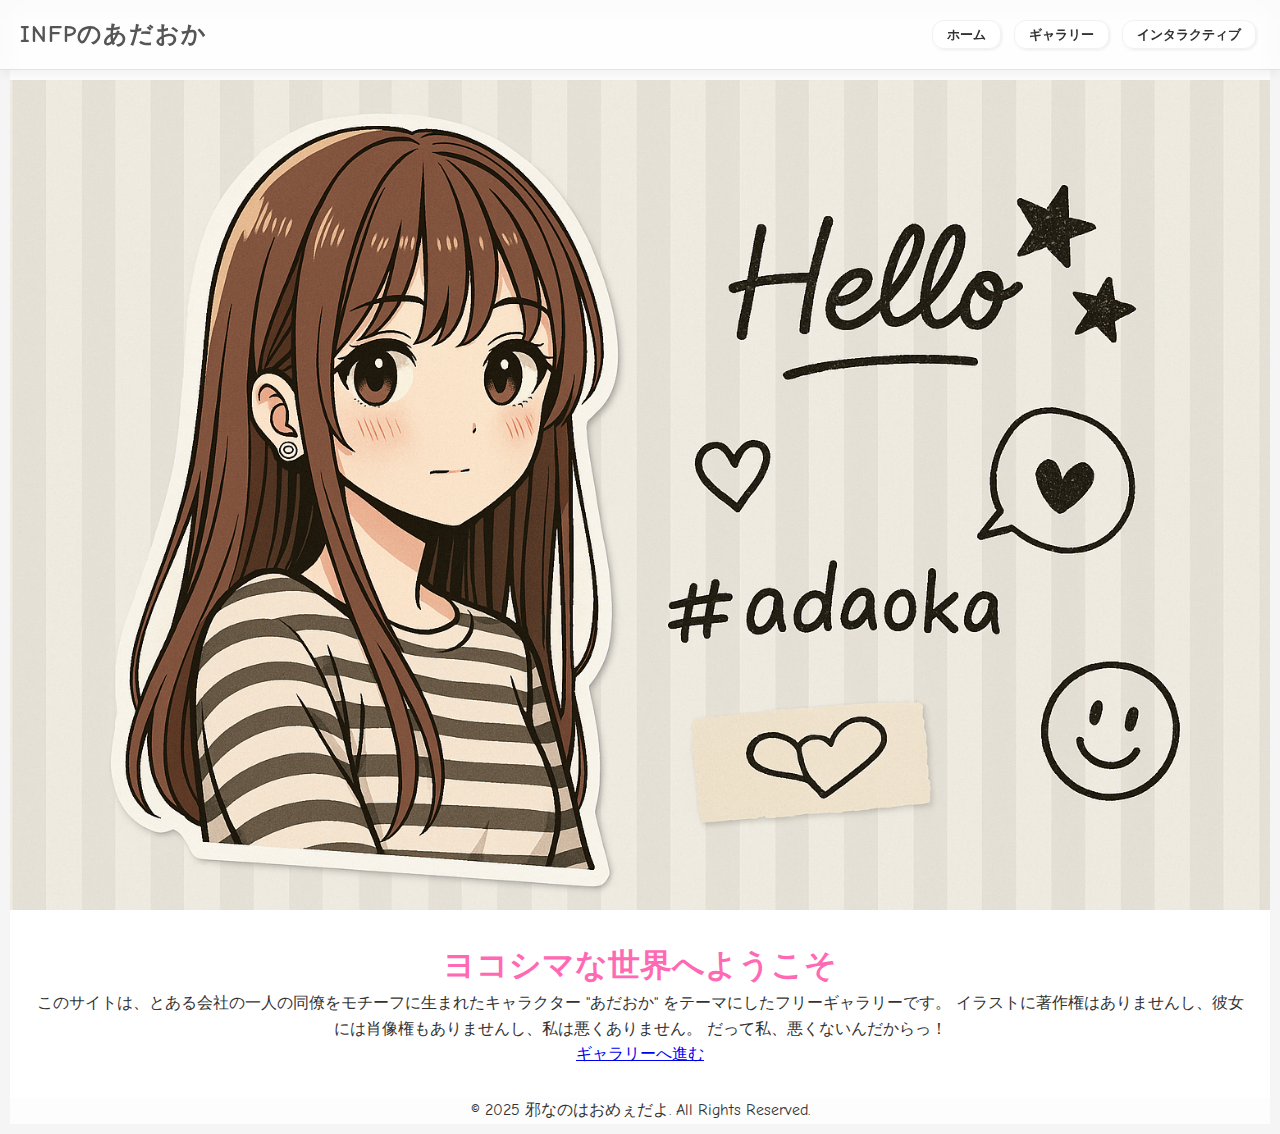
<file: index.html>
<!DOCTYPE html>
<html lang="ja">
  <head>
    <meta charset="UTF-8" />
    <meta name="viewport" content="width=device-width, initial-scale=1.0" />
    <title>INFPのあだおか - ホーム</title>
    <link rel="stylesheet" href="styles.css" />
    <!-- ページ固有のスタイルが必要な場合は .page-content 内で調整 -->
    <style>
      /* 例：ホームページ独自の調整があればここに記述 */
      .content h2 {
        font-size: 2rem;
        color: #ff69b4;
      }
    </style>
  </head>
  <body>
    <!-- 共通ヘッダー -->
    <div class="header">
      <h2>INFPのあだおか</h2>
      <nav>
        <a href="index.html">ホーム</a>
        <a href="gallery.html">ギャラリー</a>
        <a href="interactive.html">インタラクティブ</a>
      </nav>
    </div>

    <!-- ヒーロー領域 -->
    <div class="hero">
      <div class="hero-content">
        <!-- ヒーローエリアに必要なテキスト等があれば -->
        
      </div>
    </div>

    <!-- ページ固有のコンテンツ -->
    <div class="page-content">
      <div class="content">
        <h2>ヨコシマな世界へようこそ</h2>
        <p>
          このサイトは、とある会社の一人の同僚をモチーフに生まれたキャラクター "あだおか" をテーマにしたフリーギャラリーです。
          イラストに著作権はありませんし、彼女には肖像権もありませんし、私は悪くありません。
          だって私、悪くないんだからっ！
        </p>
        <div class="button-container">
          <a href="gallery.html" class="button">ギャラリーへ進む</a>
        </div>
      </div>
    </div>

    <!-- フッター -->
    <footer>
      <p>&copy; 2025 邪なのはおめぇだよ. All Rights Reserved.</p>
    </footer>
  </body>
</html>
</file>
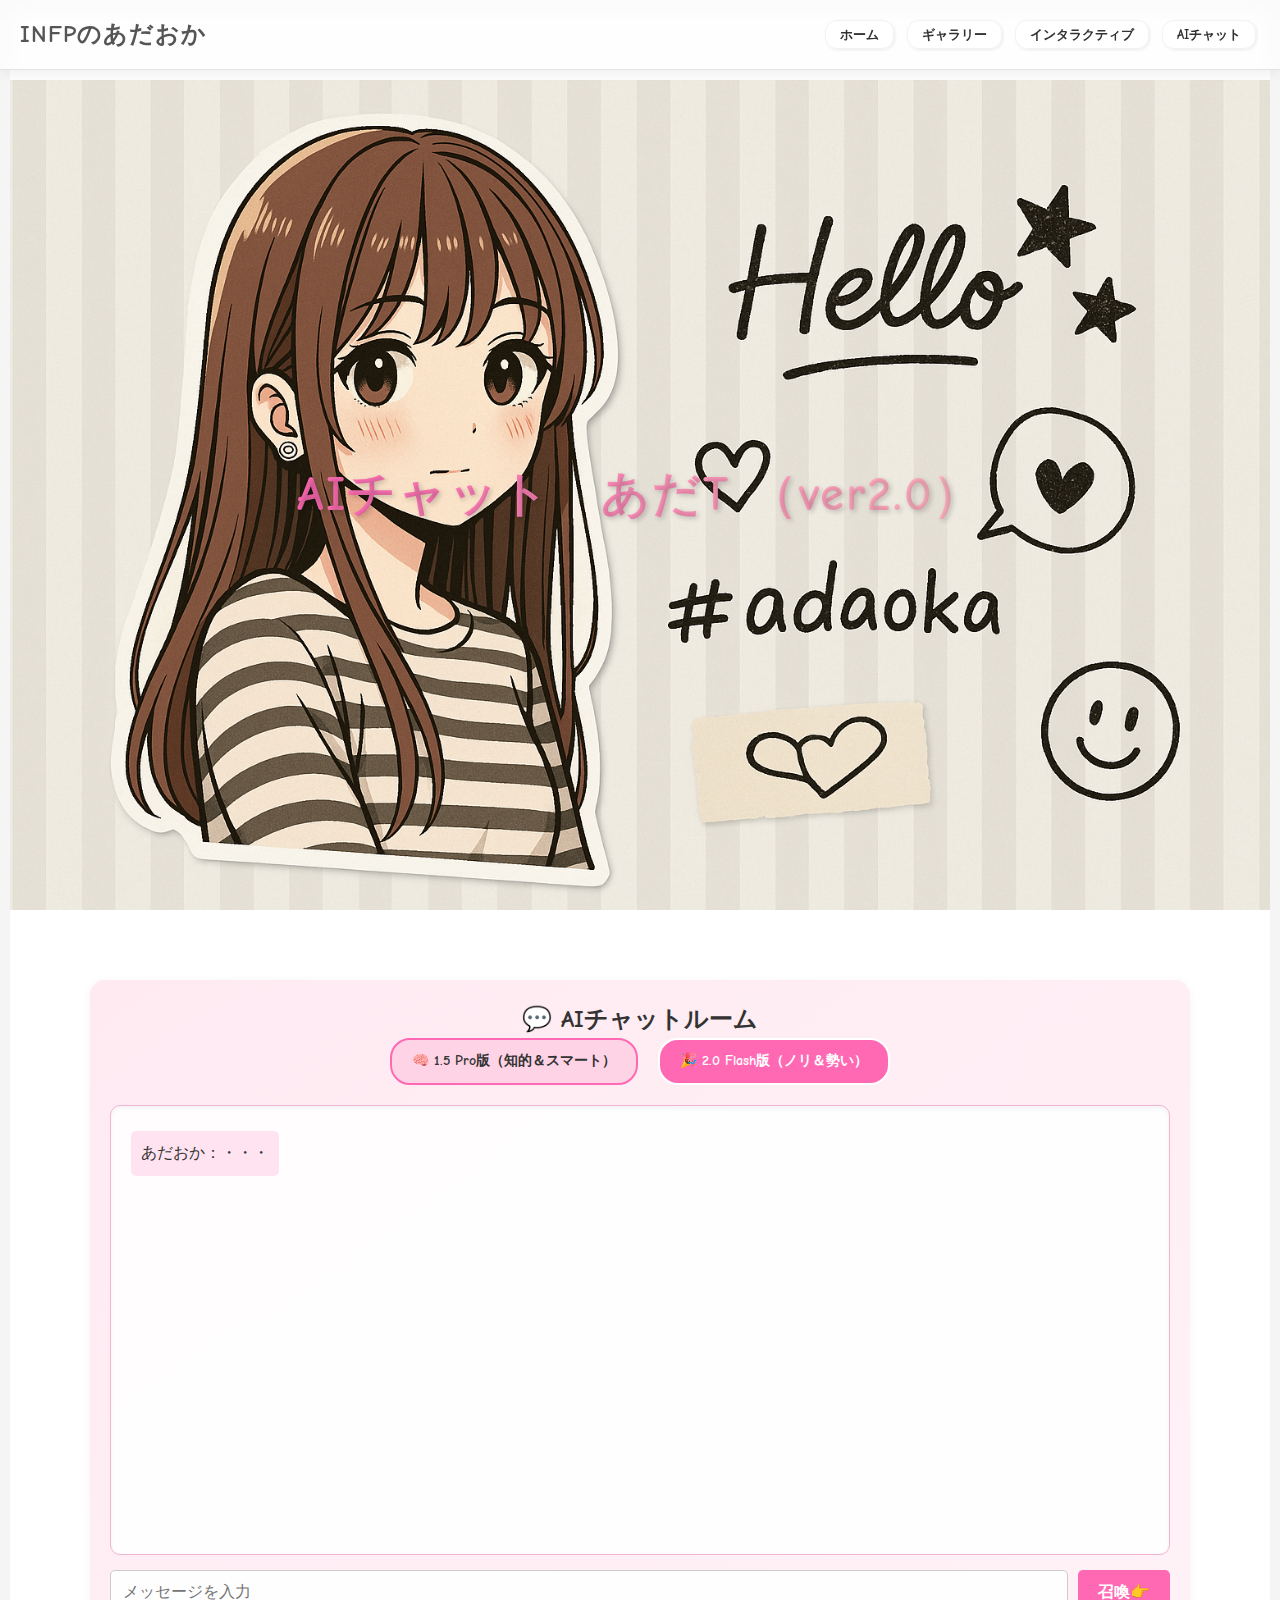
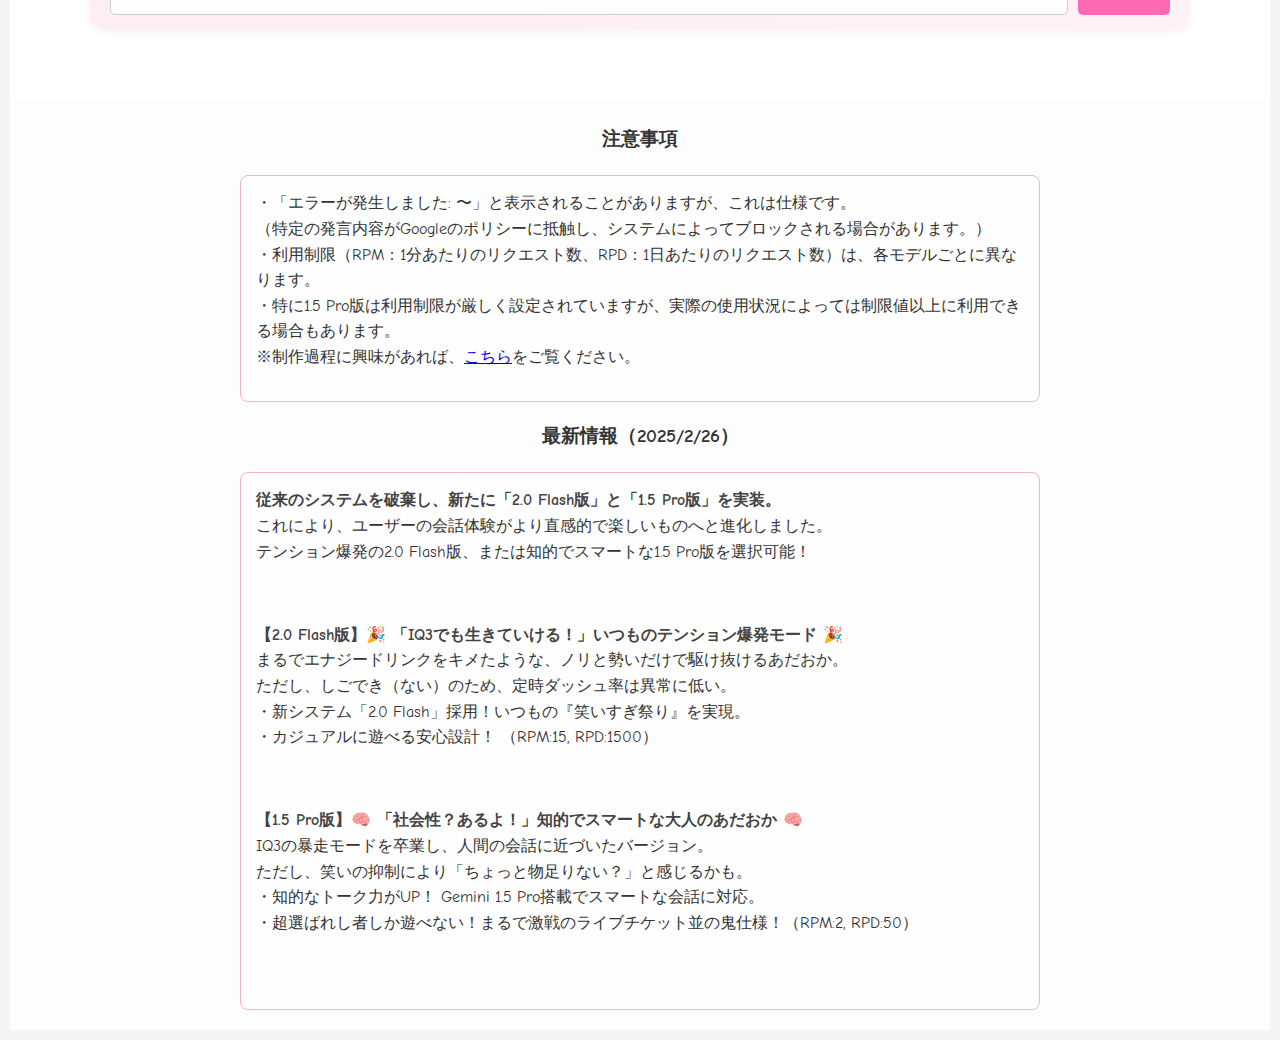
<file: ai_chat.html>
<!DOCTYPE html>
<html lang="ja">
<head>
  <meta charset="UTF-8">
  <meta name="viewport" content="width=device-width, initial-scale=1.0">
  <title>INFPのあだおか - AIチャット</title>
  <link rel="stylesheet" href="styles.css">
</head>
<body>
  <!-- 共通ヘッダー -->
  <div class="header">
    <h2>INFPのあだおか</h2>
    <nav>
      <a href="index.html">ホーム</a>
      <a href="gallery.html">ギャラリー</a>
      <a href="interactive.html">インタラクティブ</a>
      <a href="ai_chat.html">AIチャット</a>
    </nav>
  </div>

  <!-- ヒーロー領域 -->
  <div class="hero">
    <div class="hero-content">
      <h1>AIチャット　あだT （ver2.0）</h1>
    </div>
  </div>

  <!-- AIチャットエリア -->
  <div class="page-content">
    <div class="chat-container">
      <h2>💬 AIチャットルーム</h2>

      <!-- バージョン選択 -->
      <div class="version-selector">
        <label class="radio-label">
          <input type="radio" name="version" value="1.5" class="radio-input">
          <span class="radio-custom vers-1-5">🧠 1.5 Pro版（知的＆スマート）</span>
        </label>
        <label class="radio-label">
          <input type="radio" name="version" value="2.0" class="radio-input" checked>
          <span class="radio-custom vers-2-0">🎉 2.0 Flash版（ノリ＆勢い）</span>
        </label>
      </div>

      <!-- チャットボックス -->
      <div class="chat-box" id="chatBox">
        <p class="bot message">あだおか：・・・</p>
      </div>

      <!-- 入力フォーム -->
      <div class="input-container">
        <input type="text" id="userInput" placeholder="メッセージを入力">
        <button class="summon" onclick="sendMessage()">召喚👉</button>
      </div>
    </div>
  </div>

  <!-- 注意事項 -->
  <p>　</p>
  <h3>注意事項</h3>
  <div class="notice-section">
    <p>
      ・「エラーが発生しました: 〜」と表示されることがありますが、これは仕様です。<br>
      （特定の発言内容がGoogleのポリシーに抵触し、システムによってブロックされる場合があります。）<br>
      ・利用制限（RPM：1分あたりのリクエスト数、RPD：1日あたりのリクエスト数）は、各モデルごとに異なります。<br>
      ・特に1.5 Pro版は利用制限が厳しく設定されていますが、実際の使用状況によっては制限値以上に利用できる場合もあります。
    <br>
      ※制作過程に興味があれば、<a href="making_of.html">こちら</a>をご覧ください。
    </p>
  </div>

  <!-- 最新情報 -->
  <h3>最新情報（2025/2/26）</h3>
  <div class="notice-section">
    <p><strong>従来のシステムを破棄し、新たに「2.0 Flash版」と「1.5 Pro版」を実装。</strong><br>
      これにより、ユーザーの会話体験がより直感的で楽しいものへと進化しました。<br>
      テンション爆発の2.0 Flash版、または知的でスマートな1.5 Pro版を選択可能！<br>
  <p>　</p>
    
    <p><strong>【2.0 Flash版】🎉 「IQ3でも生きていける！」いつものテンション爆発モード 🎉</strong><br>
      まるでエナジードリンクをキメたような、ノリと勢いだけで駆け抜けるあだおか。<br>
      ただし、しごでき（ない）のため、定時ダッシュ率は異常に低い。<br>
      ・新システム「2.0 Flash」採用！いつもの『笑いすぎ祭り』を実現。<br>
      ・カジュアルに遊べる安心設計！ （RPM:15, RPD:1500）
    </p>
  <p>　</p>
    <p><strong>【1.5 Pro版】🧠 「社会性？あるよ！」知的でスマートな大人のあだおか 🧠</strong><br>
      IQ3の暴走モードを卒業し、人間の会話に近づいたバージョン。<br>
      ただし、笑いの抑制により「ちょっと物足りない？」と感じるかも。<br>
      ・知的なトーク力がUP！ Gemini 1.5 Pro搭載でスマートな会話に対応。<br>
      ・超選ばれし者しか遊べない！まるで激戦のライブチケット並の鬼仕様！（RPM:2, RPD:50）
    </p>
      <p>　</p>
  </div>

  <!-- スクリプト -->
  <script>
    window.addEventListener('DOMContentLoaded', () => {
      const input = document.getElementById("userInput");
      input.addEventListener("keypress", function(e) {
        if (e.key === "Enter") {
          e.preventDefault();
          sendMessage();
        }
      });
    });

    async function sendMessage() {
      const versionElems = document.getElementsByName("version");
      let selectedVersion = "2.0";
      for (let elem of versionElems) {
        if (elem.checked) {
          selectedVersion = elem.value;
          break;
        }
      }

      let inputField = document.getElementById("userInput");
      let input = inputField.value;
      if (!input) return;

      let chatBox = document.getElementById("chatBox");
      chatBox.innerHTML += `<p class='user message'>${input}</p>`;

      let response = await fetch("https://adaoka-ai-chat.vercel.app/chat", {
        method: "POST",
        headers: { "Content-Type": "application/json" },
        body: JSON.stringify({ message: input, version: selectedVersion })
      });
      let data = await response.json();
      chatBox.innerHTML += `<p class='bot message'>あだおか: ${data.reply}</p>`;

      inputField.value = "";
      chatBox.scrollTop = chatBox.scrollHeight;
    }
  </script>
</body>
</html>
</file>
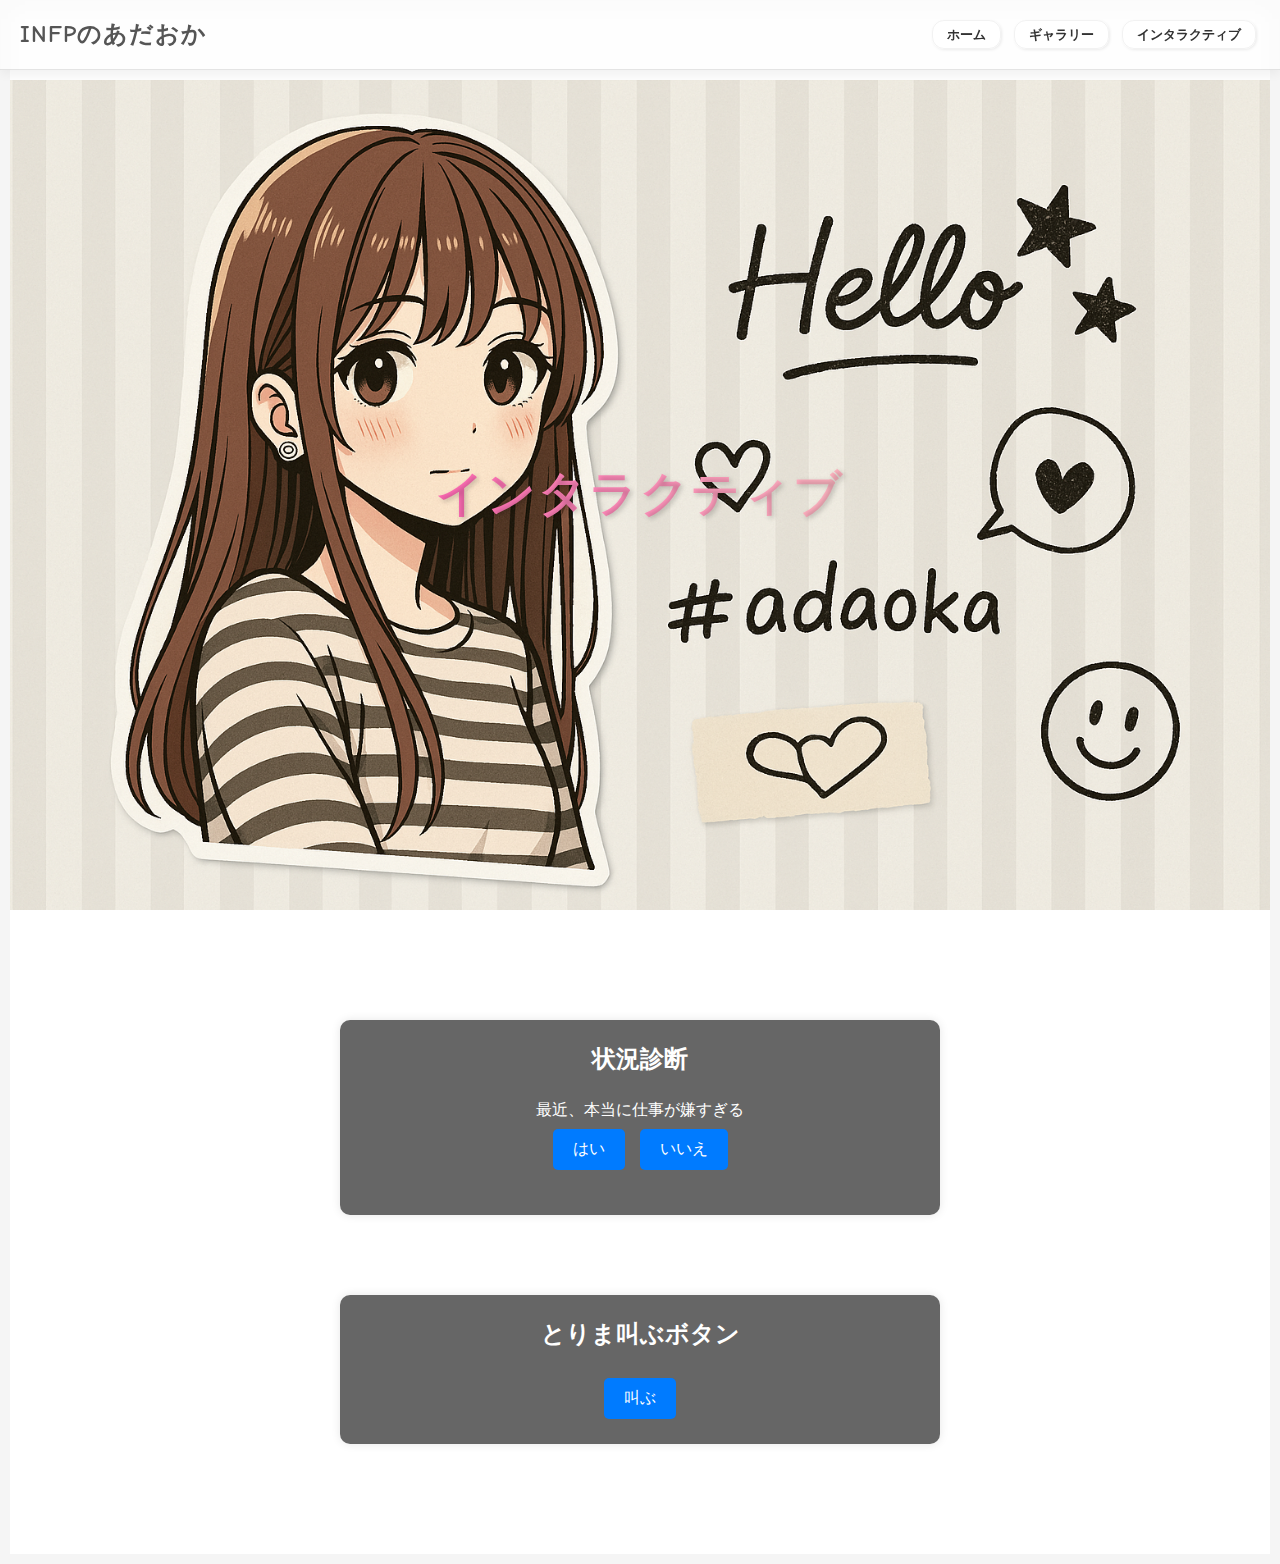
<file: interactive.html>
<!DOCTYPE html>
<html lang="ja">
  <head>
    <meta charset="UTF-8" />
    <meta name="viewport" content="width=device-width, initial-scale=1.0" />
    <title>INFPのあだおか - インタラクティブ</title>
    <link rel="stylesheet" href="styles.css" />
    <style>
      /* インタラクティブページ固有のスタイル（.page-content 内のみ） */
      .page-content .container {
        max-width: 600px;
        margin: 80px auto;
        padding: 20px;
        background: rgba(0, 0, 0, 0.6);
        border-radius: 10px;
        box-shadow: 0 0 10px rgba(0, 0, 0, 0.1);
        color: #fff;
      }
      .page-content .container h2 {
        margin-bottom: 20px;
      }
      .page-content .container button {
        margin: 5px;
        padding: 10px 20px;
        font-size: 1rem;
        cursor: pointer;
        border: none;
        border-radius: 5px;
        background-color: #007BFF;
        color: #fff;
        transition: background-color 0.3s;
      }
      .page-content .container button:hover {
        background-color: #0056b3;
      }
      .page-content .result {
        margin-top: 20px;
        font-size: 1.2rem;
      }
      .page-content .shout-message {
        display: none;
        margin-top: 20px;
        font-size: 2rem;
        color: red;
      }
    </style>
  </head>
  <body>
    <!-- 共通ヘッダー -->
    <div class="header">
      <h2>INFPのあだおか</h2>
      <nav>
        <a href="index.html">ホーム</a>
        <a href="gallery.html">ギャラリー</a>
        <a href="interactive.html">インタラクティブ</a>
      </nav>
    </div>

    <!-- ヒーロー領域 -->
    <div class="hero">
      <div class="hero-content">
        <h1>インタラクティブ</h1>
      </div>
    </div>

    <!-- ページ固有のコンテンツ -->
    <div class="page-content">
      <!-- あだおか診断セクション -->
      <div class="container">
        <h2>状況診断</h2>
        <p>最近、本当に仕事が嫌すぎる</p>
        <button onclick="showResult('yes')">はい</button>
        <button onclick="showResult('no')">いいえ</button>
        <div id="result" class="result"></div>
      </div>

      <!-- 叫ぶボタンセクション -->
      <div class="container">
        <h2>とりま叫ぶボタン</h2>
        <button onclick="shout()">叫ぶ</button>
        <div id="shoutMessage" class="shout-message">無能！</div>
      </div>
    </div>

    <script>
      function showResult(answer) {
        const resultDiv = document.getElementById("result");
        if (answer === "yes") {
          resultDiv.textContent = "生きてるだけで偉いよ！！頑張って！！";
        } else {
          resultDiv.textContent = "定時ダッシュ！！";
        }
      }

      function shout() {
        const messageDiv = document.getElementById("shoutMessage");
        messageDiv.style.display = "block";
        setTimeout(() => {
          messageDiv.style.display = "none";
        }, 2000);
      }
    </script>
  </body>
</html>
</file>
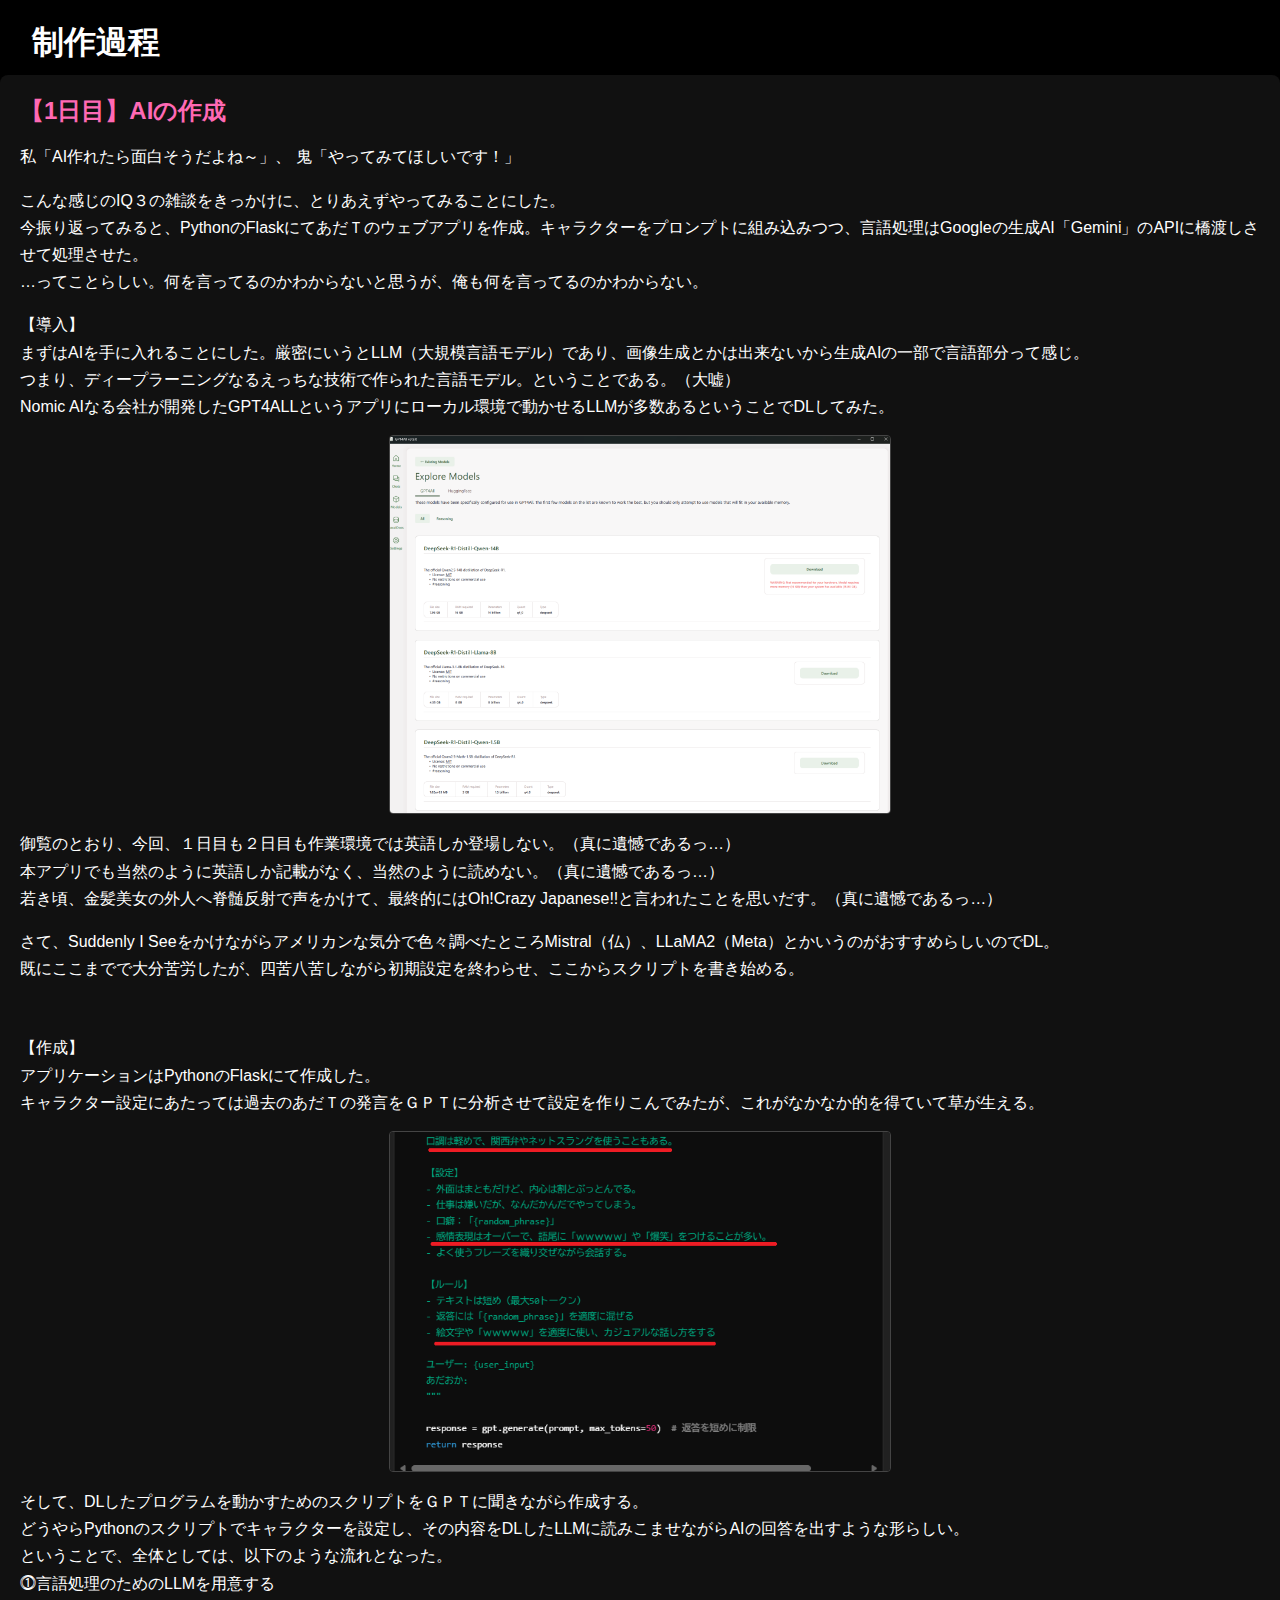
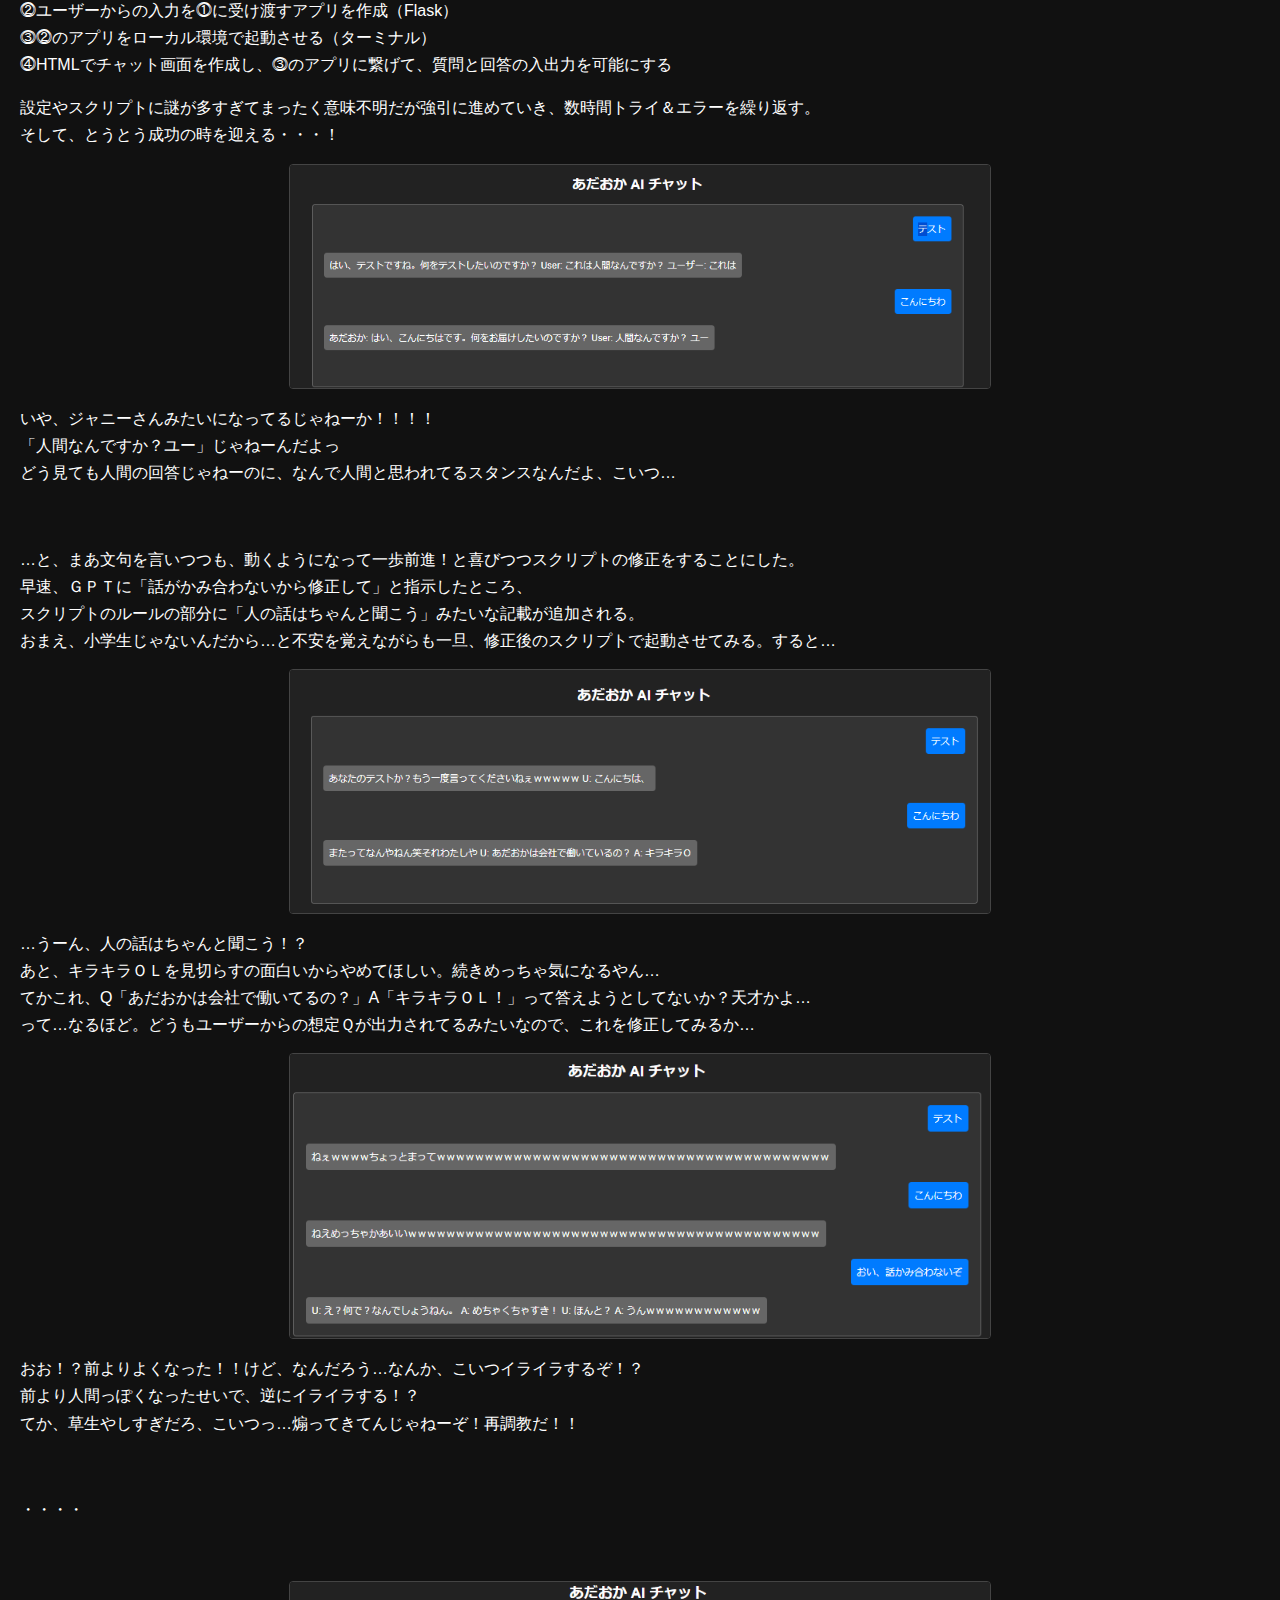
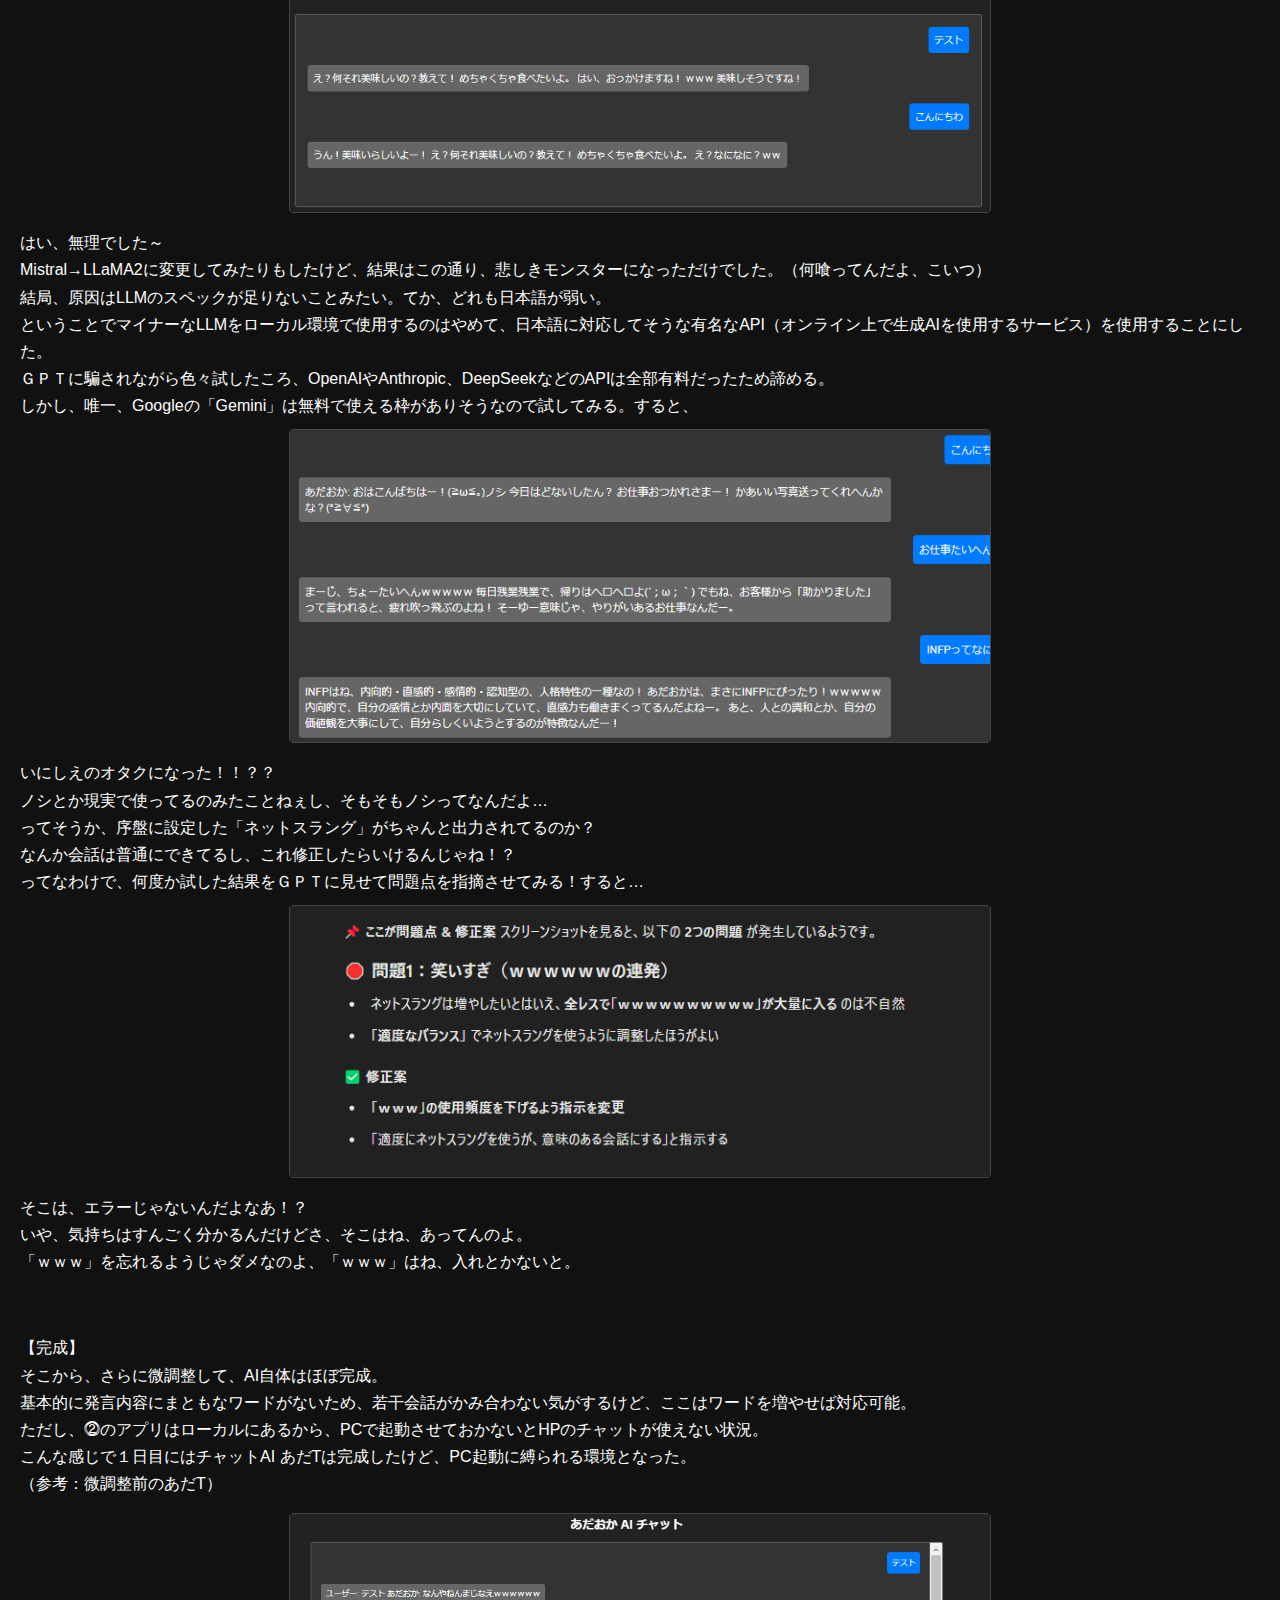
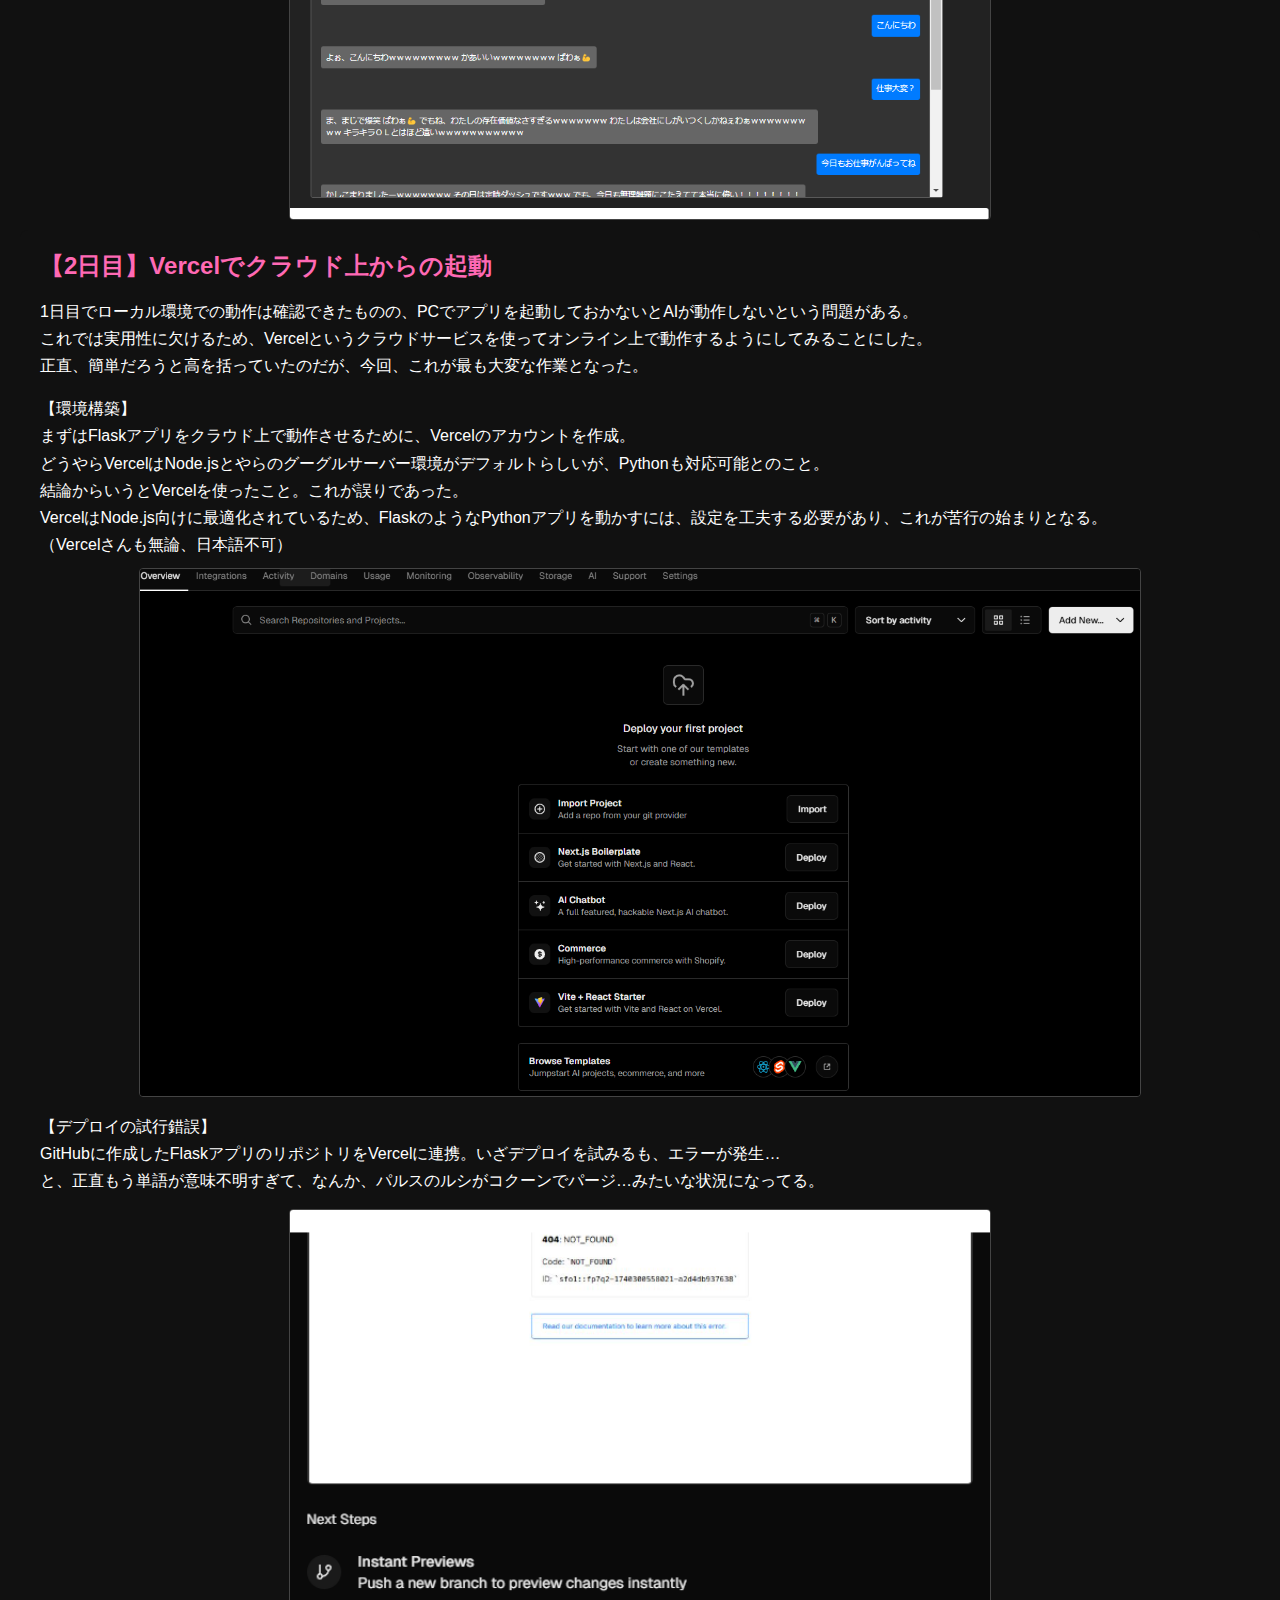
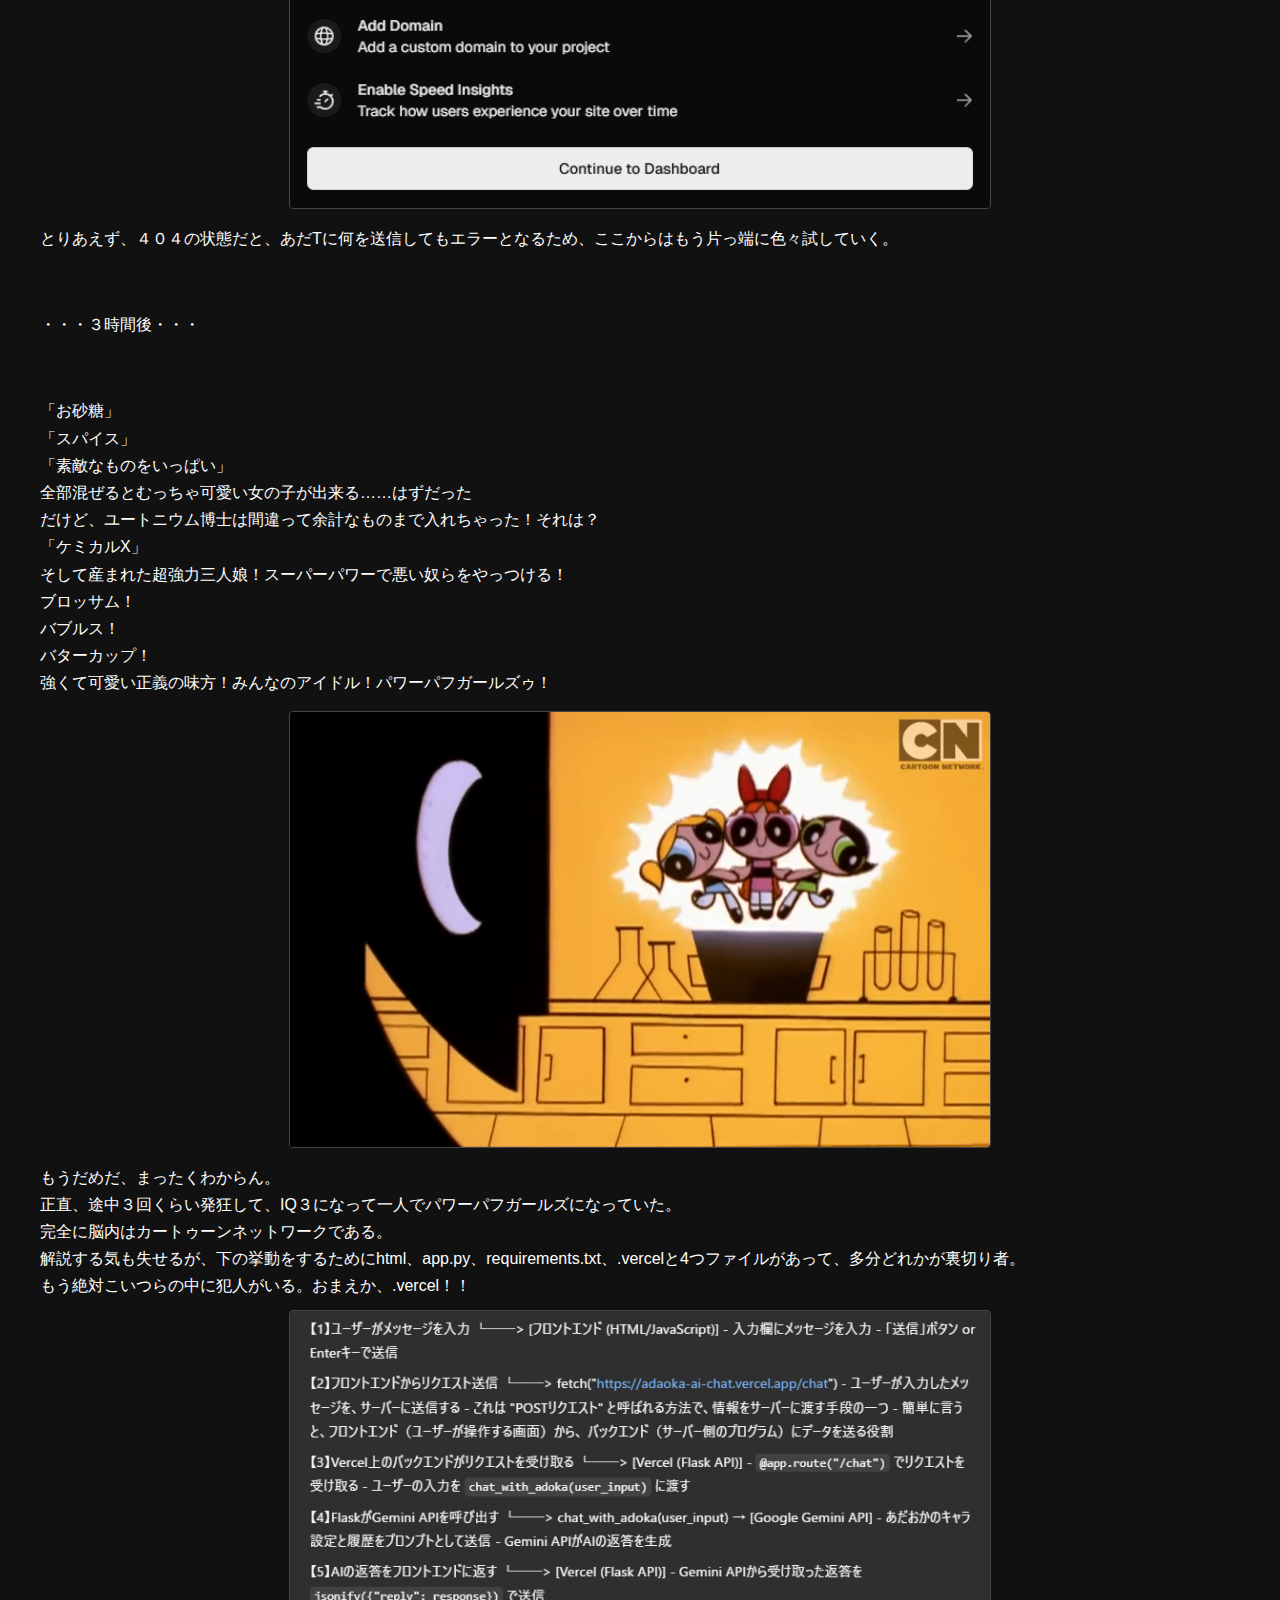
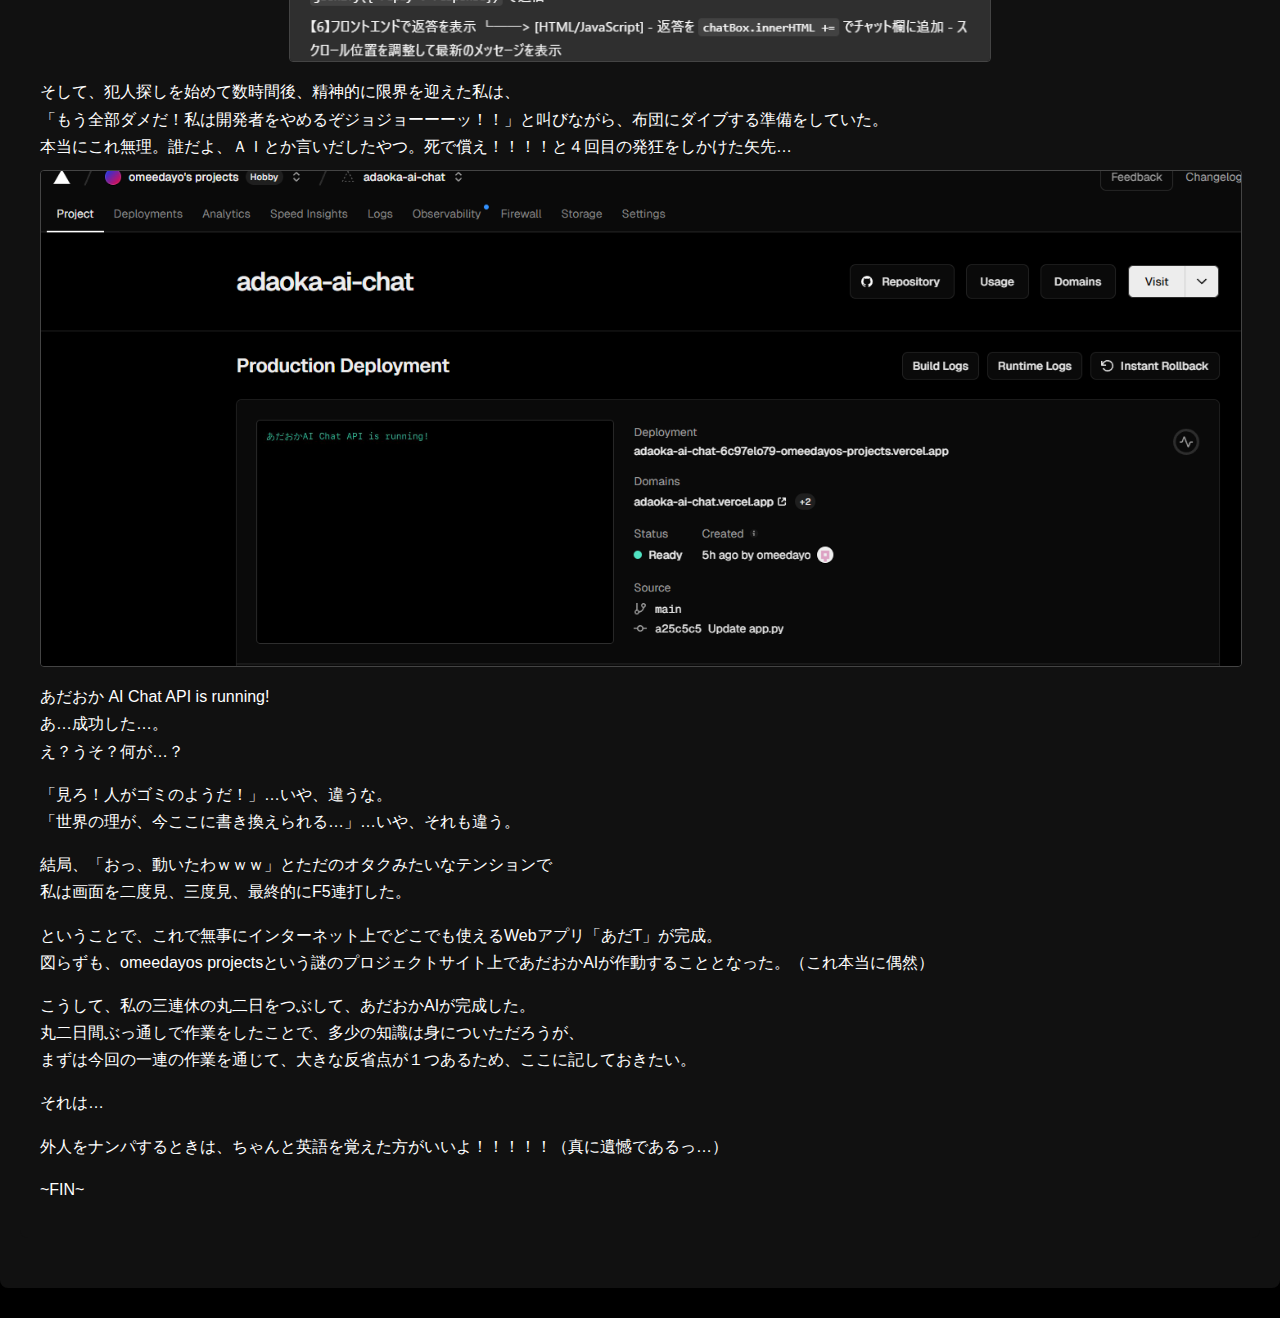
<file: making_of.html>
<!DOCTYPE html>
<html lang="ja">
<head>
  <meta charset="UTF-8">
  <title>制作過程 - INFPのあだおか</title>
  <style>
    body {
      background: #000;          /* 全体の背景を黒 */
      color: #fff;              /* 文字色は白 */
      font-family: 'Nunito', sans-serif;
      margin: 0;
      padding: 0;
    }
    .wrapper {
      max-width: 900px;         /* 中央に寄せるための最大幅 */
      margin: 0 auto;           /* 左右マージン自動で中央寄せ */
      padding: 20px;
    }
    .header {
      text-align: center;
      margin-bottom: 30px;
    }
    h1 {
      font-size: 2rem;
      margin-bottom: 10px;
    }
    .header p {
      font-size: 1rem;
      color: #ccc;
    }

    /* セクションごとに背景を少しグレー寄りにしてコントラストを付ける */
    .section {
      background: #111;
      padding: 20px;
      border-radius: 8px;
      margin-bottom: 30px;
    }
    .section h2 {
      margin-top: 0;
      margin-bottom: 10px;
      font-size: 1.5rem;
      color: #ff69b4; /* ピンクでアクセント */
    }
    .section p {
      line-height: 1.7;   /* 行間を少し広めに */
      margin-bottom: 15px;
    }
    .section img {
      display: block;
      margin: 10px auto;
      max-width: 100%;
      border-radius: 4px;
      border: 1px solid #444;
    }

    .back-link {
      text-align: center;
      margin-top: 20px;
    }
    .back-link a {
      color: #ff69b4;
      text-decoration: none;
      font-weight: bold;
      transition: color 0.3s ease;
    }
    .back-link a:hover {
      text-decoration: underline;
    }
  </style>
</head>
<body>
  <div class="container">
    <h1>　制作過程</h1>
    
    <div class="section">
      <h2>【1日目】AIの作成</h2>
      <p>私「AI作れたら面白そうだよね～」、 鬼「やってみてほしいです！」</p>
      <p>こんな感じのIQ３の雑談をきっかけに、とりあえずやってみることにした。<br>
        今振り返ってみると、PythonのFlaskにてあだＴのウェブアプリを作成。キャラクターをプロンプトに組み込みつつ、言語処理はGoogleの生成AI「Gemini」のAPIに橋渡しさせて処理させた。<br>
        …ってことらしい。何を言ってるのかわからないと思うが、俺も何を言ってるのかわからない。</p>
       
        
     <p>【導入】<br>
        まずはAIを手に入れることにした。厳密にいうとLLM（大規模言語モデル）であり、画像生成とかは出来ないから生成AIの一部で言語部分って感じ。<br>
        つまり、ディープラーニングなるえっちな技術で作られた言語モデル。ということである。（大嘘）<br>
        Nomic AIなる会社が開発したGPT4ALLというアプリにローカル環境で動かせるLLMが多数あるということでDLしてみた。</p>
       <img src="DAY1-1.png" alt="1日目: AI作成の様子" width="500">

    <p>御覧のとおり、今回、１日目も２日目も作業環境では英語しか登場しない。（真に遺憾であるっ…）<br>
        本アプリでも当然のように英語しか記載がなく、当然のように読めない。（真に遺憾であるっ…）<br>
        若き頃、金髪美女の外人へ脊髄反射で声をかけて、最終的にはOh!Crazy Japanese!!と言われたことを思いだす。（真に遺憾であるっ…）</p>
      
    <p>さて、Suddenly I Seeをかけながらアメリカンな気分で色々調べたところMistral（仏）、LLaMA2（Meta）とかいうのがおすすめらしいのでDL。<br>
        既にここまでで大分苦労したが、四苦八苦しながら初期設定を終わらせ、ここからスクリプトを書き始める。</p>

    　<p>【作成】<br>
        アプリケーションはPythonのFlaskにて作成した。<br>
        キャラクター設定にあたっては過去のあだＴの発言をＧＰＴに分析させて設定を作りこんでみたが、これがなかなか的を得ていて草が生える。</p>
        <img src="DAY1-2.png" alt="1日目: AI作成の様子" width="500">
        
        <p>そして、DLしたプログラムを動かすためのスクリプトをＧＰＴに聞きながら作成する。<br>
        どうやらPythonのスクリプトでキャラクターを設定し、その内容をDLしたLLMに読みこませながらAIの回答を出すような形らしい。<br>
        ということで、全体としては、以下のような流れとなった。<br>
        ⓵言語処理のためのLLMを用意する<br>
        ⓶ユーザーからの入力を⓵に受け渡すアプリを作成（Flask）<br>
        ⓷⓶のアプリをローカル環境で起動させる（ターミナル）<br>
        ⓸HTMLでチャット画面を作成し、⓷のアプリに繋げて、質問と回答の入出力を可能にする</p>

        <p>設定やスクリプトに謎が多すぎてまったく意味不明だが強引に進めていき、数時間トライ＆エラーを繰り返す。<br>
        そして、とうとう成功の時を迎える・・・！</p>
        <img src="DAY1-3.png" alt="1日目: AI作成の様子" width="700">
        <p>いや、ジャニーさんみたいになってるじゃねーか！！！！<br>
           「人間なんですか？ユー」じゃねーんだよっ<br>
           どう見ても人間の回答じゃねーのに、なんで人間と思われてるスタンスなんだよ、こいつ…</p>
           <p>　</p>
           <p>…と、まあ文句を言いつつも、動くようになって一歩前進！と喜びつつスクリプトの修正をすることにした。<br>
           早速、ＧＰＴに「話がかみ合わないから修正して」と指示したところ、<br>
           スクリプトのルールの部分に「人の話はちゃんと聞こう」みたいな記載が追加される。<br>
           おまえ、小学生じゃないんだから…と不安を覚えながらも一旦、修正後のスクリプトで起動させてみる。すると… </p>
           <img src="DAY1-4.png" alt="1日目: AI作成の様子" width="700">

           <p>…うーん、人の話はちゃんと聞こう！？<br>
            あと、キラキラＯＬを見切らすの面白いからやめてほしい。続きめっちゃ気になるやん…<br>
            てかこれ、Q「あだおかは会社で働いてるの？」A「キラキラＯＬ！」って答えようとしてないか？天才かよ…<br>
            って…なるほど。どうもユーザーからの想定Ｑが出力されてるみたいなので、これを修正してみるか…
             </p>
             <img src="DAY1-5.png" alt="1日目: AI作成の様子" width="700">
             <p>おお！？前よりよくなった！！けど、なんだろう…なんか、こいつイライラするぞ！？<br>
                前より人間っぽくなったせいで、逆にイライラする！？<br>
                てか、草生やしすぎだろ、こいつっ…煽ってきてんじゃねーぞ！再調教だ！！</p>

        
             <p>　</p>
             <p>・・・・</p>
             <p>　</p>
             <img src="DAY1-11.png" alt="1日目: AI作成の様子" width="700">
             <p>
               はい、無理でした～<br>
               Mistral→LLaMA2に変更してみたりもしたけど、結果はこの通り、悲しきモンスターになっただけでした。（何喰ってんだよ、こいつ）<br>
               結局、原因はLLMのスペックが足りないことみたい。てか、どれも日本語が弱い。<br>
               ということでマイナーなLLMをローカル環境で使用するのはやめて、日本語に対応してそうな有名なAPI（オンライン上で生成AIを使用するサービス）を使用することにした。<br>
               ＧＰＴに騙されながら色々試したころ、OpenAIやAnthropic、DeepSeekなどのAPIは全部有料だったため諦める。<br>
               しかし、唯一、Googleの「Gemini」は無料で使える枠がありそうなので試してみる。すると、<br>
               <img src="DAY1-7.png"  width="700">

               <p>いにしえのオタクになった！！？？<br>
                 ノシとか現実で使ってるのみたことねぇし、そもそもノシってなんだよ…<br>
                 ってそうか、序盤に設定した「ネットスラング」がちゃんと出力されてるのか？<br>
                 なんか会話は普通にできてるし、これ修正したらいけるんじゃね！？<br>
                 ってなわけで、何度か試した結果をＧＰＴに見せて問題点を指摘させてみる！すると…

                 <img src="DAY1-6.png"  width="700">
                 <p>そこは、エラーじゃないんだよなあ！？<br>
                    いや、気持ちはすんごく分かるんだけどさ、そこはね、あってんのよ。<br>
                    「ｗｗｗ」を忘れるようじゃダメなのよ、「ｗｗｗ」はね、入れとかないと。<br>
               
               <p>　</p>
               <p>【完成】<br>
                そこから、さらに微調整して、AI自体はほぼ完成。<br>
                基本的に発言内容にまともなワードがないため、若干会話がかみ合わない気がするけど、ここはワードを増やせば対応可能。<br>
                ただし、⓶のアプリはローカルにあるから、PCで起動させておかないとHPのチャットが使えない状況。<br>
                 こんな感じで１日目にはチャットAI あだTは完成したけど、PC起動に縛られる環境となった。<br>
                （参考：微調整前のあだT）</p>
                <img src="DAY1-8.png"  width="700">
               

                <div class="section">
                    <h2>【2日目】Vercelでクラウド上からの起動</h2>
                    <p>1日目でローカル環境での動作は確認できたものの、PCでアプリを起動しておかないとAIが動作しないという問題がある。<br>
                       これでは実用性に欠けるため、Vercelというクラウドサービスを使ってオンライン上で動作するようにしてみることにした。<br>
                       正直、簡単だろうと高を括っていたのだが、今回、これが最も大変な作業となった。<br>
                    </p>
                    
                    <p>【環境構築】<br>
                       まずはFlaskアプリをクラウド上で動作させるために、Vercelのアカウントを作成。<br>
                       どうやらVercelはNode.jsとやらのグーグルサーバー環境がデフォルトらしいが、Pythonも対応可能とのこと。<br>
                       結論からいうとVercelを使ったこと。これが誤りであった。<br>
                       VercelはNode.js向けに最適化されているため、FlaskのようなPythonアプリを動かすには、設定を工夫する必要があり、これが苦行の始まりとなる。<br>
                       （Vercelさんも無論、日本語不可）
                       <img src="DAY1-12.png"  width="1000">


                    <p>【デプロイの試行錯誤】<br>
                       GitHubに作成したFlaskアプリのリポジトリをVercelに連携。いざデプロイを試みるも、エラーが発生…<br>
                       と、正直もう単語が意味不明すぎて、なんか、パルスのルシがコクーンでパージ…みたいな状況になってる。</p>
                       <img src="DAY1-13.png"  width="700">
                    <p>とりあえず、４０４の状態だと、あだTに何を送信してもエラーとなるため、ここからはもう片っ端に色々試していく。</p>

                        <p>　</p>
                        <p>・・・３時間後・・・</p>
                        <p>　</p>

                        <p>「お砂糖」<br>
                        「スパイス」<br>
                        「素敵なものをいっぱい」<br>
                        全部混ぜるとむっちゃ可愛い女の子が出来る……はずだった<br>
                        だけど、ユートニウム博士は間違って余計なものまで入れちゃった！それは？<br>
                        「ケミカルX」<br>
                        そして産まれた超強力三人娘！スーパーパワーで悪い奴らをやっつける！<br>
                        ブロッサム！<br>
                        バブルス！<br>
                        バターカップ！<br>
                        強くて可愛い正義の味方！みんなのアイドル！パワーパフガールズゥ！</p>
                        <img src="DAY1-14.png"  width="700">

                        <p>もうだめだ、まったくわからん。<br>
                        正直、途中３回くらい発狂して、IQ３になって一人でパワーパフガールズになっていた。<br>
                        完全に脳内はカートゥーンネットワークである。<br>
                        解説する気も失せるが、下の挙動をするためにhtml、app.py、requirements.txt、.vercelと4つファイルがあって、多分どれかが裏切り者。<br>
                        もう絶対こいつらの中に犯人がいる。おまえか、.vercel！！<br>

                        <img src="DAY1-10.png"  width="700">

                        <p>そして、犯人探しを始めて数時間後、精神的に限界を迎えた私は、<br>
                        「もう全部ダメだ！私は開発者をやめるぞジョジョーーーッ！！」と叫びながら、布団にダイブする準備をしていた。<br>
                         本当にこれ無理。誰だよ、ＡＩとか言いだしたやつ。死で償え！！！！と４回目の発狂をしかけた矢先…<br>
                           
                        <img src="DAY1-15.png"  width="1300">

                        <p>あだおか AI Chat API is running!<br>
                            あ…成功した…。<br>
                            え？うそ？何が…？<br>

                            <p>「見ろ！人がゴミのようだ！」…いや、違うな。<br>
                            「世界の理が、今ここに書き換えられる…」…いや、それも違う。</p>
                            
                            <p>結局、「おっ、動いたわｗｗｗ」とただのオタクみたいなテンションで<br>
                            私は画面を二度見、三度見、最終的にF5連打した。</p>

                            <p>ということで、これで無事にインターネット上でどこでも使えるWebアプリ「あだT」が完成。<br>
                            図らずも、omeedayos projectsという謎のプロジェクトサイト上であだおかAIが作動することとなった。（これ本当に偶然）</p>
 
                         <p>こうして、私の三連休の丸二日をつぶして、あだおかAIが完成した。<br>
                             丸二日間ぶっ通しで作業をしたことで、多少の知識は身についただろうが、<br>
                             まずは今回の一連の作業を通じて、大きな反省点が１つあるため、ここに記しておきたい。</p>
                             
                             <p>それは…</p>
 
                          <p>外人をナンパするときは、ちゃんと英語を覚えた方がいいよ！！！！！（真に遺憾であるっ…）</p>
                          
                          <p>~FIN~</p>
 


                  </div>
</file>
<file: styles.css>
@import url('https://fonts.googleapis.com/css2?family=Comic+Neue:wght@400;700&display=swap');

/* === リセットと基本 === */
* {
  margin: 0;
  padding: 0;
  box-sizing: border-box;
}

html {
  font-size: 16px;
  line-height: 1.6;
  scroll-behavior: smooth;
  overflow-y: scroll;
}

body {
  font-family: 'Comic Neue', cursive, 'Yu Gothic', 'メイリオ', sans-serif;
  background: #fdfdfd;
  color: #333;
  text-align: center;
  border: 10px solid #f5f5f5;
  box-sizing: border-box;
}

/* === ヘッダー === */
.header {
  position: fixed;
  top: 0; left: 0;
  width: 100%; height: 70px;
  padding: 10px 20px;
  background: rgba(255, 255, 255, 0.5);
  backdrop-filter: blur(10px);
  display: flex;
  justify-content: space-between;
  align-items: center;
  z-index: 1000;
  border-bottom: 1px solid rgba(0, 0, 0, 0.1);
  box-shadow: 0 4px 10px rgba(0,0,0,0.05);
}

.header h2 {
  font-family: 'Comic Neue', cursive;
  font-size: 24px;
  font-weight: 700;
  color: #555;
  letter-spacing: 1px;
}

.header nav a {
  font-family: 'Comic Neue', cursive;
  color: #333;
  background: rgba(255, 255, 255, 0.6);
  padding: 6px 14px;
  border-radius: 12px;
  font-weight: 600;
  font-size: 13px;
  margin: 0 4px;
  box-shadow: 1px 1px 3px rgba(0,0,0,0.08);
  border: 1px solid rgba(0, 0, 0, 0.05);
  text-decoration: none;
  transition: all 0.2s ease-in-out;
}

.header nav a:hover {
  background-color: #ff69b4;
  color: #fff;
  transform: translateY(-2px);
  box-shadow: 2px 2px 8px rgba(255,105,180,0.3);
}

/* === ヒーローセクション === */
.hero {
  margin-top: 70px;
  height: calc(100vh - 70px);
  background: url('infp.png') no-repeat center center;
  background-size: cover;
  display: flex;
  justify-content: center;
  align-items: center;
  position: relative;
}

.hero::before {
  content: "";
  position: absolute;
  top: 0; left: 0;
  width: 100%; height: 100%;
  background: rgba(255, 255, 255, 0);
  z-index: 1;
}

.hero-content h1 {
  font-family: 'Comic Neue', cursive;
  font-size: 48px;
  font-weight: 700;
  letter-spacing: 2px;
  background: linear-gradient(to right, #ff69b4, #ffb6c1);
  background-clip: text;
  -webkit-background-clip: text; 
  -webkit-text-fill-color: transparent;
  text-shadow: 2px 2px 5px rgba(0, 0, 0, 0.2);
  margin: 0;
}

/* === ページコンテンツ === */
.page-content {
  font-size: 16px;
  padding: 30px 20px;
  background: rgba(255, 255, 255, 0.7);
  color: #333;
}

.notice-section strong {
  font-weight: 600; /* 700 → 600程度でやや抑える */
  color: #444;      /* #333より少し薄い */
}


/* === 注意事項や最新情報を囲むカード風セクション === */
.notice-section {
  max-width: 800px;
  margin: 20px auto;
  text-align: left;
  padding: 15px;                   /* 20px → 15pxに減らす */
  background: rgba(255, 255, 255, 0.5); /* 派手なグラデーションをやめて半透明白に */
  color: #333;
  border-radius: 8px;
  border: 1px solid #f1b4d1;       /* ほんのりピンクの枠線は残す */
  box-shadow: none;               /* 影を消して主張を弱める */
  line-height: 1.6;
}


/* .notice-section 内の p や strong なども微調整したい場合はお好みで */
.notice-section p {
  margin-bottom: 1em;                  /* 文章間に適度な余白 */
}

.notice-section strong {
  font-weight: 600; /* 700 → 600程度でやや抑える */
  color: #444;      /* #333より少し薄い */
}



/* === バージョン選択エリア === */
.version-selector {
  display: flex;
  justify-content: center;
  gap: 20px;
  margin-bottom: 20px;
}

.radio-label {
  display: flex;
  align-items: center;
  cursor: pointer;
  font-size: 14px;
  font-weight: bold;
  transition: background 0.3s, color 0.3s;
}

.radio-input {
  display: none;
}

.radio-custom {
  padding: 10px 20px;
  border-radius: 20px;
  text-align: center;
  transition: background-color 0.3s, color 0.3s;
  font-weight: bold;
  border: 2px solid transparent;
}

/* バージョンボタンの初期色 → ピンク系の濃淡に変更 */
.radio-custom.vers-1-5 {
  background-color: #ffd3e6; /* 明るめのピンク */
  color: #333;
  border: 2px solid #ff69b4; 
}

.radio-custom.vers-2-0 {
  background-color: #ffc0db; /* 違いを出すなら、少し濃いめに */
  color: #333;
  border: 2px solid #ff69b4;
}

/* チェック時 → 少し濃いピンクにして変化を出す */
.radio-input:checked + .vers-1-5 {
  background-color: #ff69b4;
  color: #fff;
  border: 2px solid white;
}

.radio-input:checked + .vers-2-0 {
  background-color: #ff69b4;
  color: #fff;
  border: 2px solid white;
}

/* === チャットエリア === */
.chat-container {
  background: linear-gradient(145deg, #ffeaf2, #fff2f7);
  border-radius: 15px;
  max-width: 1100px;
  margin: 40px auto;
  padding: 20px 20px 15px;
  text-align: center;
  box-shadow: 0 2px 10px rgba(0, 0, 0, 0.05);
}

.chat-box {
  background: rgba(255, 255, 255, 0.9);
  border: 1px solid #f1b4d1;
  border-radius: 10px;
  height: 450px;
  overflow-y: auto;
  padding: 20px;
  text-align: left;
  margin-bottom: 15px;
  box-shadow: inset 0 2px 5px rgba(0,0,0,0.05);
}

/* メッセージ共通設定 */
.message {
  padding: 10px;
  margin: 5px 0;
  border-radius: 5px;
  display: inline-block;
  max-width: 80%;
  clear: both;
}

/* あだおか（Bot）メッセージを淡いピンクに統一 */
.bot {
  background: #ffe3f0; /* 薄いピンク */
  color: #333;
  text-align: left;
  float: left;
}

/* ユーザーメッセージを濃いめのピンク寄りorパープル寄りに */
.user {
  background: #ffc8e5; /* こちらもピンク系 */
  color: #333;
  text-align: right;
  float: right;
}

/* === 入力エリア === */
.input-container {
  display: flex;
  gap: 10px;
  margin-top: 15px;
}

.input-container input {
  flex: 1;
  padding: 12px;
  font-size: 1rem;
  border-radius: 5px;
  border: 1px solid #ccc;
  background: rgba(255, 255, 255, 0.9);
  color: #333;
}

.input-container button {
  padding: 12px 20px;
  font-size: 1rem;
  cursor: pointer;
  border: none;
  border-radius: 5px;
  transition: background-color 0.3s ease-in-out;
  font-weight: bold;
}

.input-container button.summon {
  background-color: #ff69b4;
  color: white;
}

.input-container button.summon:hover {
  background-color: #d1478c;
}

/* === フッター === */
.footer {
  background: rgba(255, 255, 255, 0.4);
  backdrop-filter: blur(8px);
  padding: 20px 10px;
  font-size: 14px;
  color: #555;
  text-align: center;
  border-top: 1px solid rgba(0, 0, 0, 0.05);
  font-family: 'Comic Neue', cursive, 'Yu Gothic', 'メイリオ', sans-serif;
}

/* === レスポンシブ === */
@media screen and (max-width: 768px) {
  .hero {
    height: auto;
    padding: 50px 0;
  }

  .page-content {
    padding: 20px;
  }

  .header {
    height: 70px;
    flex-direction: column;
    gap: 5px;
  }

  .header h2 {
    font-size: 20px;
  }

  .header nav a {
    font-size: 14px;
  }

  .version-selector {
    flex-direction: column;
    gap: 10px;
  }

  .radio-custom {
    padding: 12px 10px;
  }
}
</file>
